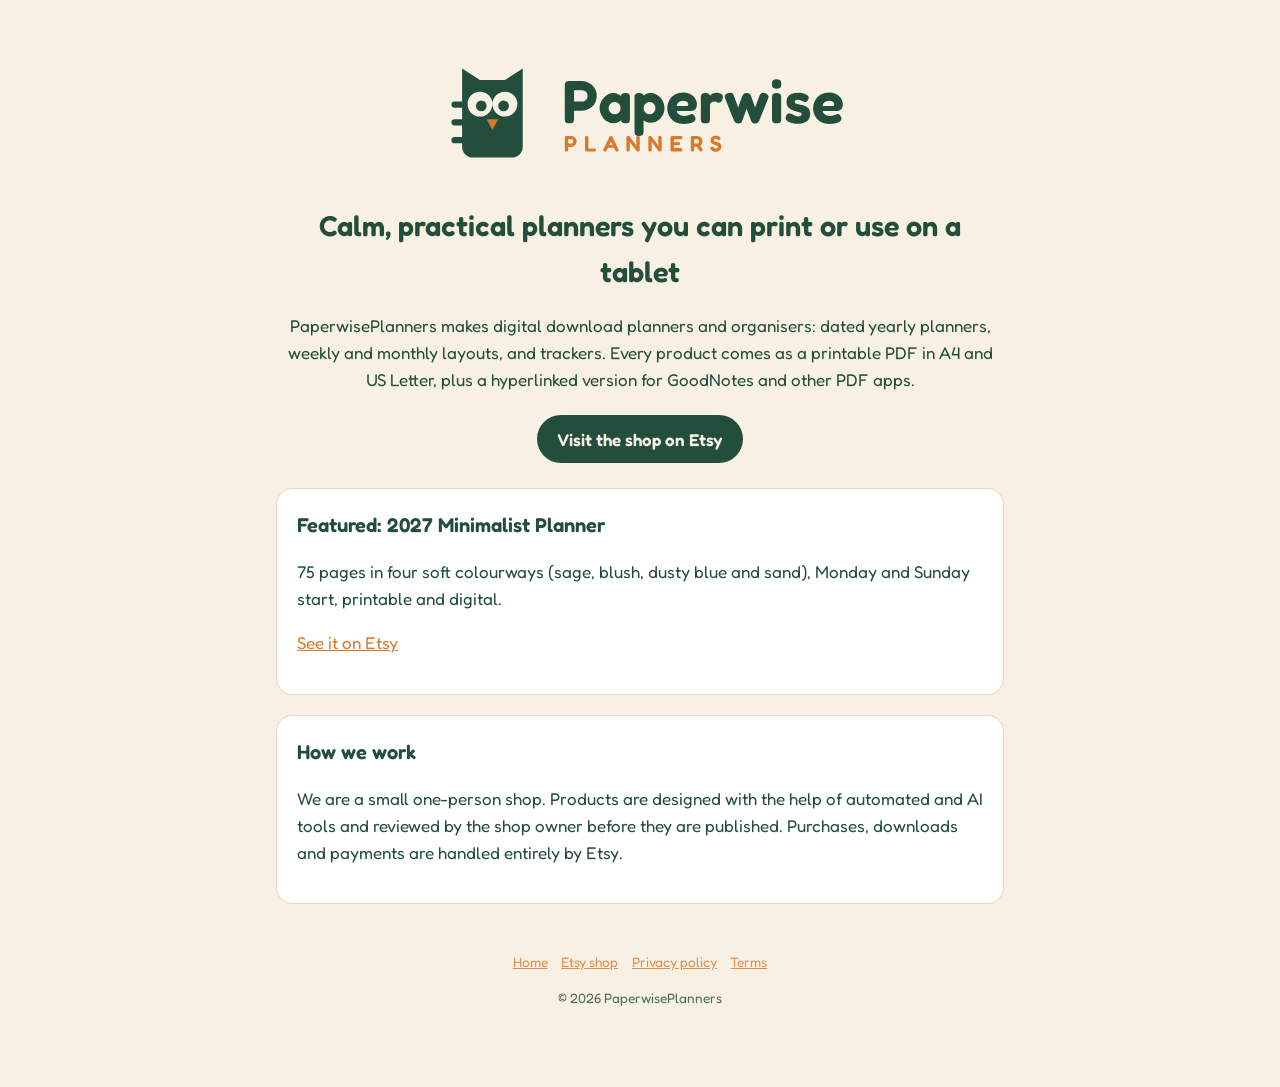
<file: index.html>
<!doctype html><html lang="en"><head><meta charset="utf-8"><meta name="viewport" content="width=device-width,initial-scale=1"><link rel="icon" href="/assets/favicon.svg" type="image/svg+xml"><link rel="apple-touch-icon" href="/assets/apple-touch-icon.png"><link rel="preconnect" href="https://fonts.googleapis.com"><link href="https://fonts.googleapis.com/css2?family=Fredoka:wght@400;600&display=swap" rel="stylesheet"><link rel="stylesheet" href="/assets/style.css">
<title>PaperwisePlanners</title>
<meta name="description" content="Printable and digital planners from PaperwisePlanners, sold on Etsy."></head>
<body><main>
<header><img src="/assets/logo.svg" alt="PaperwisePlanners"></header>
<h1 style="text-align:center">Calm, practical planners you can print or use on a tablet</h1>
<p style="text-align:center">PaperwisePlanners makes digital download planners and organisers: dated yearly planners, weekly and monthly layouts, and trackers. Every product comes as a printable PDF in A4 and US Letter, plus a hyperlinked version for GoodNotes and other PDF apps.</p>
<p style="text-align:center"><a class="btn" href="https://www.etsy.com/shop/PaperwisePlanners">Visit the shop on Etsy</a></p>
<div class="card"><h2>Featured: 2027 Minimalist Planner</h2>
<p>75 pages in four soft colourways (sage, blush, dusty blue and sand), Monday and Sunday start, printable and digital.</p>
<p><a href="https://www.etsy.com/listing/4586333247">See it on Etsy</a></p></div>
<div class="card"><h2>How we work</h2>
<p>We are a small one-person shop. Products are designed with the help of automated and AI tools and reviewed by the shop owner before they are published. Purchases, downloads and payments are handled entirely by Etsy.</p></div>
<footer><a href="/">Home</a><a href="https://www.etsy.com/shop/PaperwisePlanners">Etsy shop</a><a href="/privacy/">Privacy policy</a><a href="/terms/">Terms</a><p>© 2026 PaperwisePlanners</p></footer>
</main></body></html>
</file>
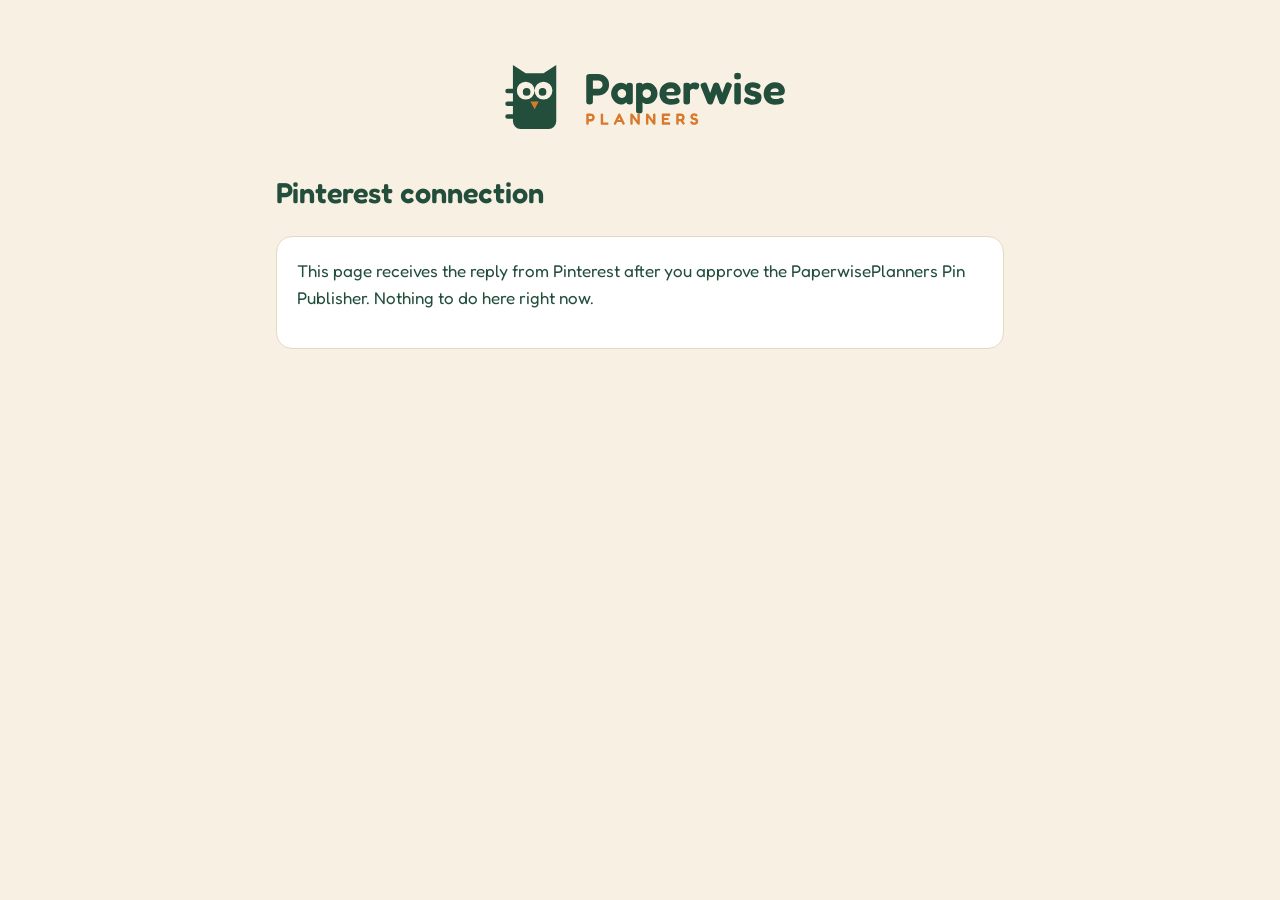
<file: oauth/index.html>
<!doctype html><html lang="en"><head><meta charset="utf-8"><meta name="viewport" content="width=device-width,initial-scale=1"><link rel="icon" href="/assets/favicon.svg" type="image/svg+xml"><link rel="apple-touch-icon" href="/assets/apple-touch-icon.png"><link rel="preconnect" href="https://fonts.googleapis.com"><link href="https://fonts.googleapis.com/css2?family=Fredoka:wght@400;600&display=swap" rel="stylesheet"><link rel="stylesheet" href="/assets/style.css">
<meta name="robots" content="noindex">
<title>Connected · PaperwisePlanners</title></head>
<body><main>
<header><a href="/"><img src="/assets/logo.svg" alt="PaperwisePlanners" style="width:min(300px,70%)"></a></header>
<h1 id="h">Pinterest connection</h1>
<div class="card" id="box"><p>Loading…</p></div>
<script>
(function(){
  var q=new URLSearchParams(location.search),box=document.getElementById('box'),h=document.getElementById('h');
  if(q.get('error')){h.textContent='Pinterest did not connect';box.innerHTML='<p>Pinterest returned: <code></code></p><p>You can close this page and try the link again.</p>';box.querySelector('code').textContent=q.get('error')+' '+(q.get('error_description')||'');return;}
  if(!q.get('code')){box.innerHTML='<p>This page receives the reply from Pinterest after you approve the PaperwisePlanners Pin Publisher. Nothing to do here right now.</p>';return;}
  h.textContent='Pinterest approved the connection';
  box.innerHTML='<p>Last step: copy this page address and paste it back to Claude in the project thread. The code inside it works once and expires in a few minutes.</p><p class="mono" id="u"></p><p><button class="btn" id="c" style="border:0;cursor:pointer;font:inherit">Copy page address</button></p>';
  document.getElementById('u').textContent=location.href;
  document.getElementById('c').onclick=function(){navigator.clipboard.writeText(location.href).then(function(){document.getElementById('c').textContent='Copied';});};
})();
</script>
</main></body></html>
</file>
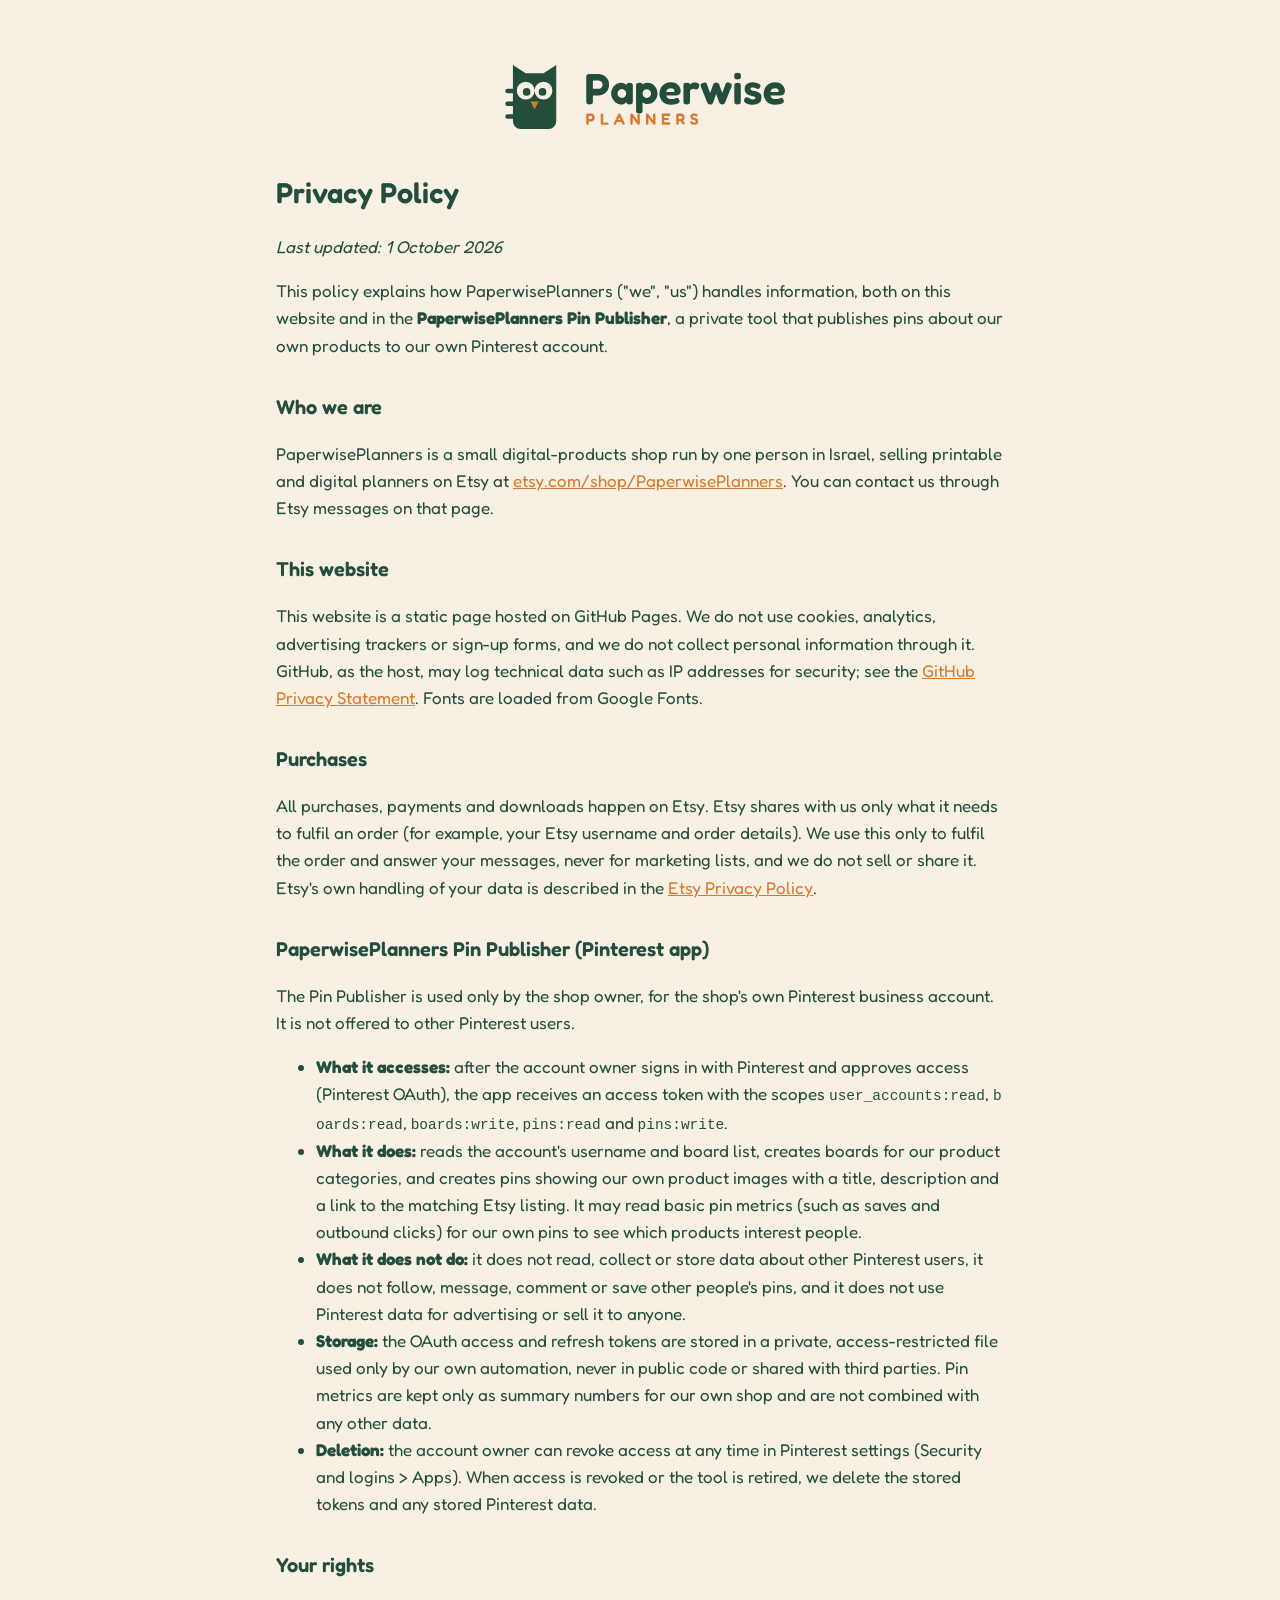
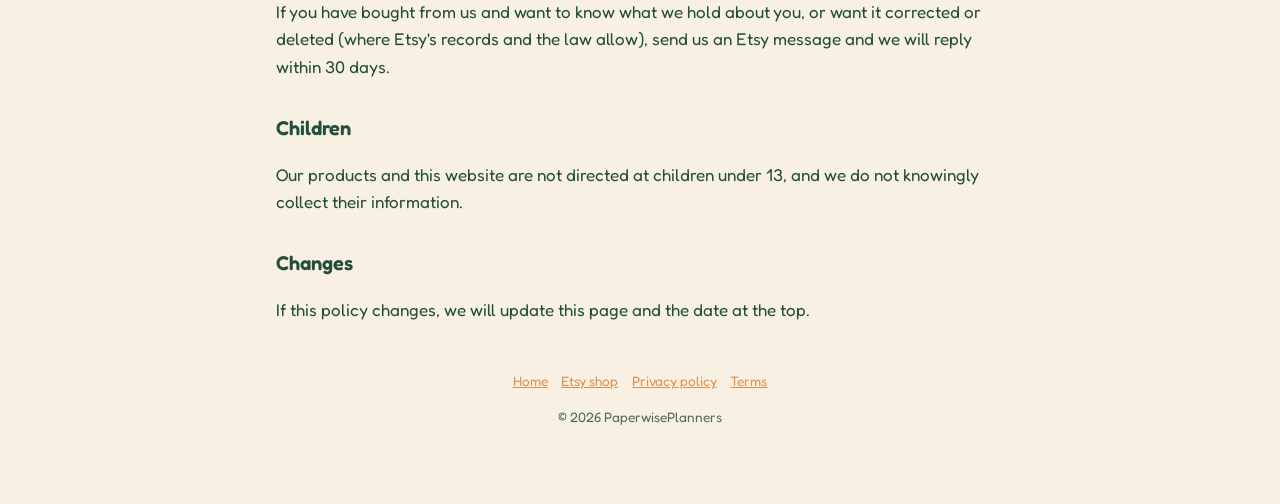
<file: privacy/index.html>
<!doctype html><html lang="en"><head><meta charset="utf-8"><meta name="viewport" content="width=device-width,initial-scale=1"><link rel="icon" href="/assets/favicon.svg" type="image/svg+xml"><link rel="apple-touch-icon" href="/assets/apple-touch-icon.png"><link rel="preconnect" href="https://fonts.googleapis.com"><link href="https://fonts.googleapis.com/css2?family=Fredoka:wght@400;600&display=swap" rel="stylesheet"><link rel="stylesheet" href="/assets/style.css">
<title>Privacy Policy · PaperwisePlanners</title></head>
<body><main>
<header><a href="/"><img src="/assets/logo.svg" alt="PaperwisePlanners" style="width:min(300px,70%)"></a></header>
<h1>Privacy Policy</h1>
<p><em>Last updated: 1 October 2026</em></p>
<p>This policy explains how PaperwisePlanners ("we", "us") handles information, both on this website and in the <strong>PaperwisePlanners Pin Publisher</strong>, a private tool that publishes pins about our own products to our own Pinterest account.</p>

<h2>Who we are</h2>
<p>PaperwisePlanners is a small digital-products shop run by one person in Israel, selling printable and digital planners on Etsy at <a href="https://www.etsy.com/shop/PaperwisePlanners">etsy.com/shop/PaperwisePlanners</a>. You can contact us through Etsy messages on that page.</p>

<h2>This website</h2>
<p>This website is a static page hosted on GitHub Pages. We do not use cookies, analytics, advertising trackers or sign-up forms, and we do not collect personal information through it. GitHub, as the host, may log technical data such as IP addresses for security; see the <a href="https://docs.github.com/en/site-policy/privacy-policies/github-general-privacy-statement">GitHub Privacy Statement</a>. Fonts are loaded from Google Fonts.</p>

<h2>Purchases</h2>
<p>All purchases, payments and downloads happen on Etsy. Etsy shares with us only what it needs to fulfil an order (for example, your Etsy username and order details). We use this only to fulfil the order and answer your messages, never for marketing lists, and we do not sell or share it. Etsy's own handling of your data is described in the <a href="https://www.etsy.com/legal/privacy/">Etsy Privacy Policy</a>.</p>

<h2>PaperwisePlanners Pin Publisher (Pinterest app)</h2>
<p>The Pin Publisher is used only by the shop owner, for the shop's own Pinterest business account. It is not offered to other Pinterest users.</p>
<ul>
<li><strong>What it accesses:</strong> after the account owner signs in with Pinterest and approves access (Pinterest OAuth), the app receives an access token with the scopes <code>user_accounts:read</code>, <code>boards:read</code>, <code>boards:write</code>, <code>pins:read</code> and <code>pins:write</code>.</li>
<li><strong>What it does:</strong> reads the account's username and board list, creates boards for our product categories, and creates pins showing our own product images with a title, description and a link to the matching Etsy listing. It may read basic pin metrics (such as saves and outbound clicks) for our own pins to see which products interest people.</li>
<li><strong>What it does not do:</strong> it does not read, collect or store data about other Pinterest users, it does not follow, message, comment or save other people's pins, and it does not use Pinterest data for advertising or sell it to anyone.</li>
<li><strong>Storage:</strong> the OAuth access and refresh tokens are stored in a private, access-restricted file used only by our own automation, never in public code or shared with third parties. Pin metrics are kept only as summary numbers for our own shop and are not combined with any other data.</li>
<li><strong>Deletion:</strong> the account owner can revoke access at any time in Pinterest settings (Security and logins &gt; Apps). When access is revoked or the tool is retired, we delete the stored tokens and any stored Pinterest data.</li>
</ul>

<h2>Your rights</h2>
<p>If you have bought from us and want to know what we hold about you, or want it corrected or deleted (where Etsy's records and the law allow), send us an Etsy message and we will reply within 30 days.</p>

<h2>Children</h2>
<p>Our products and this website are not directed at children under 13, and we do not knowingly collect their information.</p>

<h2>Changes</h2>
<p>If this policy changes, we will update this page and the date at the top.</p>
<footer><a href="/">Home</a><a href="https://www.etsy.com/shop/PaperwisePlanners">Etsy shop</a><a href="/privacy/">Privacy policy</a><a href="/terms/">Terms</a><p>© 2026 PaperwisePlanners</p></footer>
</main></body></html>
</file>
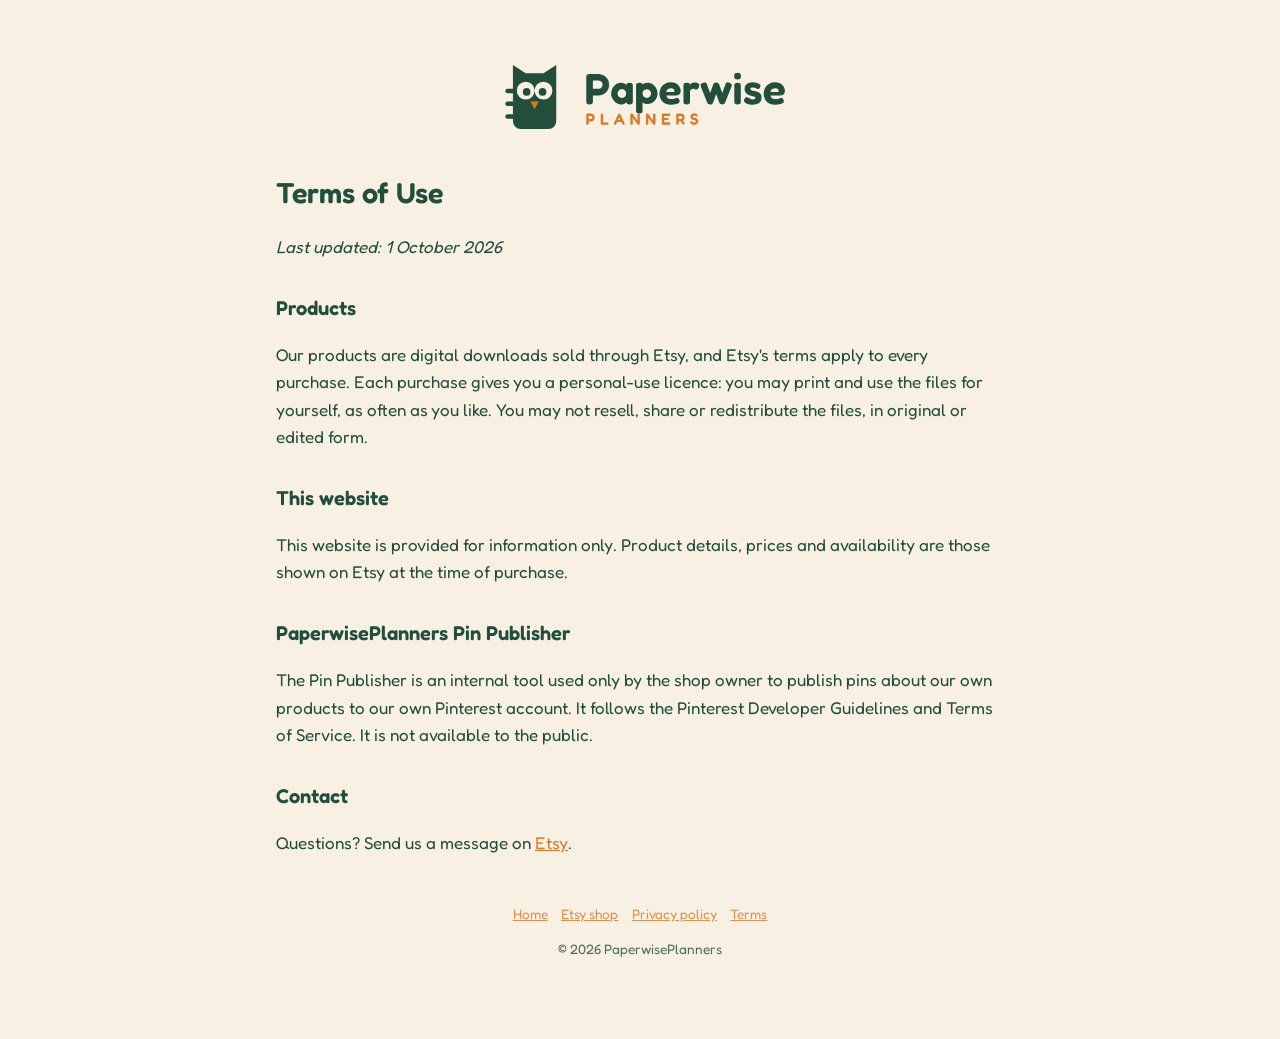
<file: terms/index.html>
<!doctype html><html lang="en"><head><meta charset="utf-8"><meta name="viewport" content="width=device-width,initial-scale=1"><link rel="icon" href="/assets/favicon.svg" type="image/svg+xml"><link rel="apple-touch-icon" href="/assets/apple-touch-icon.png"><link rel="preconnect" href="https://fonts.googleapis.com"><link href="https://fonts.googleapis.com/css2?family=Fredoka:wght@400;600&display=swap" rel="stylesheet"><link rel="stylesheet" href="/assets/style.css">
<title>Terms · PaperwisePlanners</title></head>
<body><main>
<header><a href="/"><img src="/assets/logo.svg" alt="PaperwisePlanners" style="width:min(300px,70%)"></a></header>
<h1>Terms of Use</h1>
<p><em>Last updated: 1 October 2026</em></p>
<h2>Products</h2>
<p>Our products are digital downloads sold through Etsy, and Etsy's terms apply to every purchase. Each purchase gives you a personal-use licence: you may print and use the files for yourself, as often as you like. You may not resell, share or redistribute the files, in original or edited form.</p>
<h2>This website</h2>
<p>This website is provided for information only. Product details, prices and availability are those shown on Etsy at the time of purchase.</p>
<h2>PaperwisePlanners Pin Publisher</h2>
<p>The Pin Publisher is an internal tool used only by the shop owner to publish pins about our own products to our own Pinterest account. It follows the Pinterest Developer Guidelines and Terms of Service. It is not available to the public.</p>
<h2>Contact</h2>
<p>Questions? Send us a message on <a href="https://www.etsy.com/shop/PaperwisePlanners">Etsy</a>.</p>
<footer><a href="/">Home</a><a href="https://www.etsy.com/shop/PaperwisePlanners">Etsy shop</a><a href="/privacy/">Privacy policy</a><a href="/terms/">Terms</a><p>© 2026 PaperwisePlanners</p></footer>
</main></body></html>
</file>
<file: assets/style.css>
:root{--ink:#234E3C;--beak:#D9792B;--paper:#F7F0E3;--line:#e3d9c6}
*{box-sizing:border-box}
body{margin:0;background:var(--paper);color:var(--ink);font:17px/1.6 "Fredoka",system-ui,sans-serif}
main{max-width:760px;margin:0 auto;padding:32px 16px 64px}
header{text-align:center;padding:24px 0 8px}
header img{width:min(420px,90%);height:auto}
h1{font-weight:600;font-size:1.8rem;margin:.6em 0 .2em}
h2{font-weight:600;font-size:1.25rem;margin:1.6em 0 .3em}
a{color:var(--beak)}
.btn{display:inline-block;background:var(--ink);color:var(--paper);padding:.6em 1.2em;border-radius:999px;text-decoration:none;font-weight:600;margin:.3em}
.card{background:#fff;border:1px solid var(--line);border-radius:16px;padding:20px;margin:20px 0}
code,.mono{font-family:ui-monospace,Menlo,monospace;font-size:.85em;word-break:break-all}
footer{text-align:center;font-size:.85rem;opacity:.8;margin-top:48px}
footer a{margin:0 .5em}
.card>:first-child{margin-top:0}
</file>
